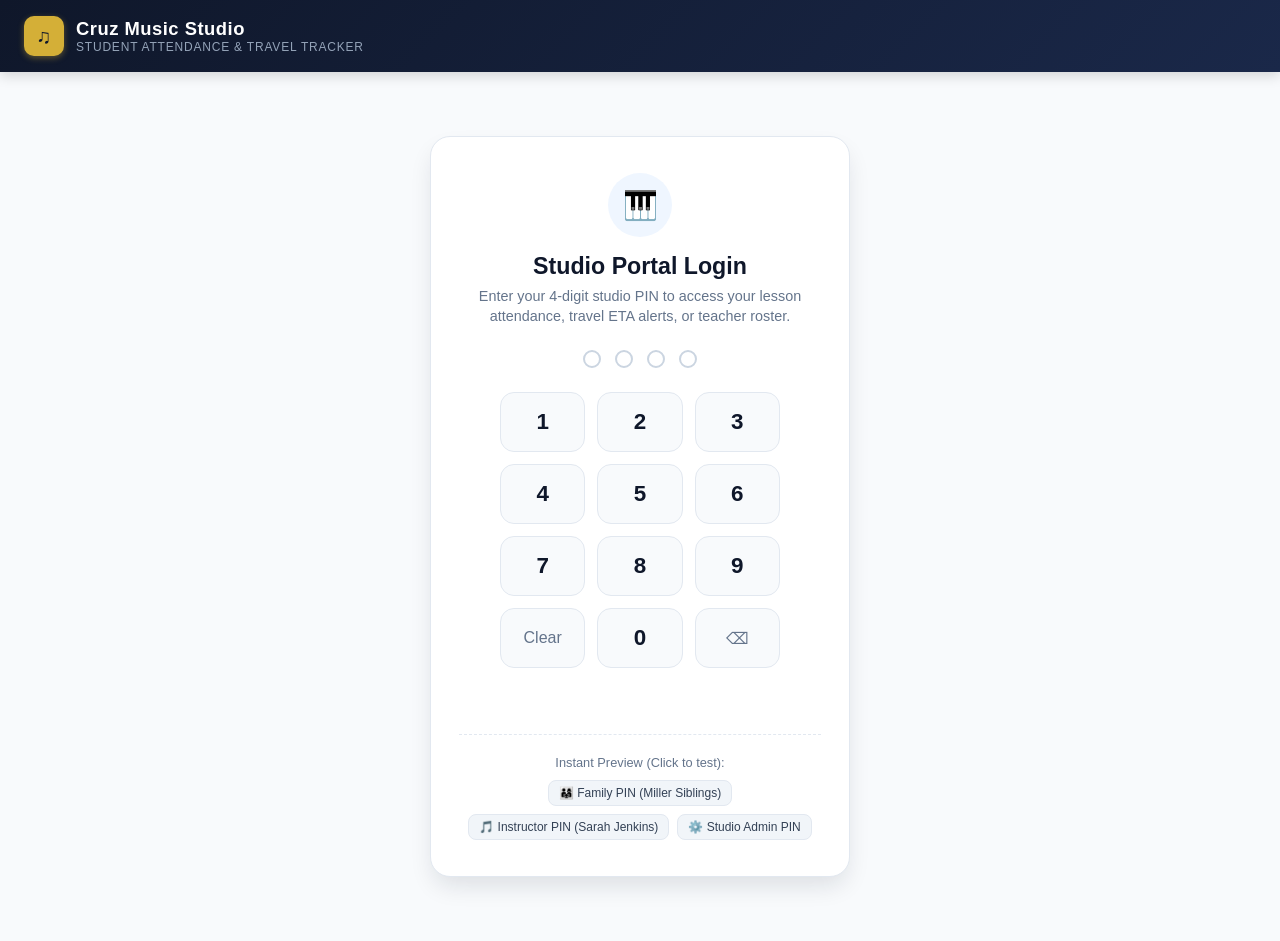
<file: index.html>
<!DOCTYPE html>
<html lang="en">
<head>
  <meta charset="UTF-8">
  <meta http-equiv="refresh" content="0; url=frontend/index.html">
  <title>Cruz Music Studio — Student Tracker</title>
</head>
<body style="font-family: -apple-system, sans-serif; text-align: center; padding: 50px;">
  <p>Loading Cruz Music Studio Portal... <a href="frontend/index.html">Click here if not redirected</a>.</p>
</body>
</html>
</file>
<file: frontend/styles.css>
:root {
  --primary-navy: #0F172A;
  --navy-surface: #1E293B;
  --navy-light: #334155;
  --accent-gold: #D4AF37;
  --accent-gold-hover: #BF9B27;
  --accent-gold-light: #FEF9C3;
  --accent-gold-dark: #854D0E;
  
  --status-attended: #10B981;
  --status-attended-bg: #ECFDF5;
  --status-attended-border: #A7F3D0;
  
  --status-late: #F59E0B;
  --status-late-bg: #FFFBEB;
  --status-late-border: #FDE68A;

  --status-late-teacher: #D97706;
  --status-late-teacher-bg: #FEF3C7;
  --status-late-teacher-border: #FCD34D;
  
  --status-missed: #EF4444;
  --status-missed-bg: #FEF2F2;
  --status-missed-border: #FECACA;
  
  --status-rescheduled: #3B82F6;
  --status-rescheduled-bg: #EFF6FF;
  --status-rescheduled-border: #BFDBFE;

  --bg-page: #F8FAFC;
  --card-bg: #FFFFFF;
  --text-main: #0F172A;
  --text-muted: #64748B;
  --text-light: #94A3B8;
  --border-color: #E2E8F0;
  --border-radius: 14px;
  --shadow-sm: 0 1px 3px rgba(0, 0, 0, 0.05);
  --shadow-md: 0 4px 12px rgba(15, 23, 42, 0.08);
  --shadow-lg: 0 12px 24px -4px rgba(15, 23, 42, 0.12);
}

* {
  box-sizing: border-box;
  margin: 0;
  padding: 0;
  font-family: -apple-system, BlinkMacSystemFont, "Segoe UI", Roboto, Helvetica, Arial, sans-serif;
}

body {
  background-color: var(--bg-page);
  color: var(--text-main);
  min-height: 100vh;
  display: flex;
  flex-direction: column;
}

/* App Header */
.app-header {
  background: linear-gradient(135deg, var(--primary-navy) 0%, #1a2849 100%);
  color: white;
  padding: 16px 24px;
  display: flex;
  justify-content: space-between;
  align-items: center;
  box-shadow: 0 4px 12px rgba(0, 0, 0, 0.15);
  position: sticky;
  top: 0;
  z-index: 100;
}

.brand-wrapper {
  display: flex;
  align-items: center;
  gap: 12px;
}

.brand-icon {
  background: var(--accent-gold);
  color: var(--primary-navy);
  width: 40px;
  height: 40px;
  border-radius: 10px;
  display: flex;
  align-items: center;
  justify-content: center;
  font-weight: 800;
  font-size: 20px;
  box-shadow: 0 2px 6px rgba(212, 175, 55, 0.4);
}

.brand-title {
  font-size: 1.15rem;
  font-weight: 700;
  letter-spacing: 0.5px;
}

.brand-subtitle {
  font-size: 0.75rem;
  color: #94A3B8;
  letter-spacing: 0.8px;
  text-transform: uppercase;
}

.header-actions {
  display: flex;
  align-items: center;
  gap: 12px;
}

.user-badge {
  background: rgba(255, 255, 255, 0.1);
  padding: 6px 14px;
  border-radius: 20px;
  font-size: 0.85rem;
  color: #F1F5F9;
  display: flex;
  align-items: center;
  gap: 6px;
  border: 1px solid rgba(255, 255, 255, 0.15);
}

.btn-secondary-sm {
  background: transparent;
  color: #E2E8F0;
  border: 1px solid rgba(255, 255, 255, 0.25);
  padding: 6px 14px;
  border-radius: 8px;
  font-size: 0.85rem;
  cursor: pointer;
  transition: all 0.2s ease;
}

.btn-secondary-sm:hover {
  background: rgba(255, 255, 255, 0.15);
  color: white;
}

/* Container */
.main-container {
  flex: 1;
  max-width: 1100px;
  width: 100%;
  margin: 0 auto;
  padding: 24px 16px;
}

/* ============================================================
   PIN LOGIN VIEW
   ============================================================ */
.login-card {
  max-width: 420px;
  margin: 40px auto;
  background: var(--card-bg);
  border-radius: 20px;
  padding: 36px 28px;
  box-shadow: var(--shadow-lg);
  border: 1px solid var(--border-color);
  text-align: center;
}

.login-icon-badge {
  width: 64px;
  height: 64px;
  background: #EFF6FF;
  border-radius: 50%;
  display: flex;
  align-items: center;
  justify-content: center;
  margin: 0 auto 16px;
  color: var(--primary-navy);
  font-size: 28px;
}

.login-title {
  font-size: 1.45rem;
  font-weight: 700;
  color: var(--primary-navy);
  margin-bottom: 6px;
}

.login-desc {
  font-size: 0.9rem;
  color: var(--text-muted);
  margin-bottom: 24px;
  line-height: 1.4;
}

.pin-display-wrapper {
  display: flex;
  justify-content: center;
  gap: 14px;
  margin-bottom: 24px;
}

.pin-dot {
  width: 18px;
  height: 18px;
  border-radius: 50%;
  border: 2px solid #CBD5E1;
  background: transparent;
  transition: all 0.2s ease;
}

.pin-dot.filled {
  background: var(--accent-gold);
  border-color: var(--accent-gold);
  transform: scale(1.15);
  box-shadow: 0 0 10px rgba(212, 175, 55, 0.5);
}

.pin-keypad {
  display: grid;
  grid-template-columns: repeat(3, 1fr);
  gap: 12px;
  max-width: 280px;
  margin: 0 auto;
}

.key-btn {
  background: #F8FAFC;
  border: 1px solid var(--border-color);
  border-radius: 14px;
  padding: 16px 0;
  font-size: 1.4rem;
  font-weight: 600;
  color: var(--primary-navy);
  cursor: pointer;
  transition: all 0.15s ease;
  user-select: none;
  -webkit-tap-highlight-color: transparent;
}

.key-btn:hover {
  background: #F1F5F9;
  border-color: #CBD5E1;
}

.key-btn:active {
  background: #E2E8F0;
  transform: scale(0.96);
}

.key-btn.action-key {
  font-size: 1rem;
  font-weight: 500;
  color: var(--text-muted);
}

.pin-feedback {
  min-height: 24px;
  margin-top: 14px;
  font-size: 0.88rem;
  font-weight: 600;
}

.pin-feedback.error {
  color: var(--status-missed);
}

.pin-feedback.loading {
  color: var(--text-muted);
}

/* Demo helpers */
.demo-pills {
  margin-top: 28px;
  padding-top: 20px;
  border-top: 1px dashed var(--border-color);
  font-size: 0.8rem;
  color: var(--text-muted);
}

.demo-btn-group {
  display: flex;
  flex-wrap: wrap;
  gap: 8px;
  justify-content: center;
  margin-top: 10px;
}

.demo-chip {
  background: #F1F5F9;
  border: 1px solid #E2E8F0;
  padding: 5px 10px;
  border-radius: 8px;
  font-size: 0.75rem;
  cursor: pointer;
  transition: all 0.2s;
  color: #334155;
}

.demo-chip:hover {
  background: var(--accent-gold-light);
  border-color: var(--accent-gold);
  color: var(--accent-gold-dark);
}

/* ============================================================
   PORTAL SHARED STYLES
   ============================================================ */
.portal-header {
  background: white;
  border-radius: var(--border-radius);
  padding: 22px 24px;
  box-shadow: var(--shadow-sm);
  border: 1px solid var(--border-color);
  margin-bottom: 24px;
  display: flex;
  flex-wrap: wrap;
  justify-content: space-between;
  align-items: center;
  gap: 16px;
}

.portal-title-block h1 {
  font-size: 1.5rem;
  font-weight: 800;
  color: var(--primary-navy);
}

.portal-title-block p {
  color: var(--text-muted);
  font-size: 0.9rem;
  margin-top: 3px;
}

.stat-grid {
  display: grid;
  grid-template-columns: repeat(auto-fit, minmax(130px, 1fr));
  gap: 12px;
  margin-bottom: 24px;
}

.stat-card {
  background: white;
  padding: 16px;
  border-radius: var(--border-radius);
  border: 1px solid var(--border-color);
  box-shadow: var(--shadow-sm);
  text-align: center;
}

.stat-num {
  font-size: 1.6rem;
  font-weight: 800;
  color: var(--primary-navy);
}

.stat-label {
  font-size: 0.78rem;
  color: var(--text-muted);
  text-transform: uppercase;
  letter-spacing: 0.5px;
  margin-top: 4px;
}

/* ============================================================
   TRAVEL ALERT BANNER (PARENT PORTAL & DASHBOARD)
   ============================================================ */
.travel-alert-container {
  margin-bottom: 24px;
  display: flex;
  flex-direction: column;
  gap: 12px;
}

.travel-alert-banner {
  background: #FFFBEB;
  border: 2px solid #F59E0B;
  border-radius: var(--border-radius);
  padding: 18px 22px;
  box-shadow: 0 4px 14px rgba(245, 158, 11, 0.15);
  display: flex;
  flex-direction: column;
  gap: 12px;
  animation: pulseBorder 3s infinite;
}

@keyframes pulseBorder {
  0% { box-shadow: 0 0 0 0 rgba(245, 158, 11, 0.4); }
  70% { box-shadow: 0 0 0 8px rgba(245, 158, 11, 0); }
  100% { box-shadow: 0 0 0 0 rgba(245, 158, 11, 0); }
}

.travel-alert-banner.acknowledged {
  border-color: #CBD5E1;
  background: #F8FAFC;
  box-shadow: var(--shadow-sm);
  animation: none;
}

.alert-header-row {
  display: flex;
  justify-content: space-between;
  align-items: flex-start;
  flex-wrap: wrap;
  gap: 10px;
}

.alert-title-wrap {
  display: flex;
  align-items: center;
  gap: 10px;
}

.alert-icon-car {
  font-size: 1.6rem;
  background: #FEF3C7;
  width: 44px;
  height: 44px;
  border-radius: 12px;
  display: flex;
  align-items: center;
  justify-content: center;
}

.alert-title-wrap h4 {
  font-size: 1.1rem;
  font-weight: 800;
  color: #92400E;
}

.alert-title-wrap p {
  font-size: 0.85rem;
  color: #78350F;
  margin-top: 2px;
}

.policy-badge {
  display: inline-flex;
  align-items: center;
  gap: 5px;
  font-size: 0.75rem;
  font-weight: 700;
  padding: 4px 10px;
  border-radius: 20px;
}

.policy-badge.met {
  background: #ECFDF5;
  color: #065F46;
  border: 1px solid #A7F3D0;
}

.policy-badge.late {
  background: #FEF2F2;
  color: #991B1B;
  border: 1px solid #FECACA;
}

.alert-message-box {
  background: white;
  border: 1px solid #FDE68A;
  border-radius: 10px;
  padding: 12px 16px;
  font-size: 0.9rem;
  color: #78350F;
  line-height: 1.45;
}

.alert-message-box strong {
  color: #92400E;
}

.alert-action-row {
  display: flex;
  justify-content: space-between;
  align-items: center;
  flex-wrap: wrap;
  gap: 10px;
  padding-top: 4px;
}

.parent-ack-text {
  font-size: 0.85rem;
  color: #065F46;
  background: #ECFDF5;
  padding: 6px 12px;
  border-radius: 8px;
  border: 1px solid #A7F3D0;
}

/* ============================================================
   TEACHER PORTAL
   ============================================================ */
.teacher-controls {
  display: flex;
  align-items: center;
  gap: 12px;
  flex-wrap: wrap;
}

.date-picker-wrap {
  display: flex;
  align-items: center;
  gap: 8px;
  background: #F8FAFC;
  padding: 8px 12px;
  border-radius: 10px;
  border: 1px solid var(--border-color);
}

.date-picker-wrap label {
  font-size: 0.85rem;
  font-weight: 600;
  color: var(--text-muted);
}

.date-picker-wrap input[type="date"] {
  border: none;
  background: transparent;
  font-size: 0.9rem;
  font-weight: 600;
  color: var(--primary-navy);
  outline: none;
  cursor: pointer;
}

.student-card {
  background: white;
  border-radius: var(--border-radius);
  padding: 20px;
  margin-bottom: 18px;
  box-shadow: var(--shadow-sm);
  border: 1px solid var(--border-color);
  transition: border-color 0.2s ease, box-shadow 0.2s ease;
}

.student-card.saved {
  border-left: 5px solid var(--status-attended);
}

.student-card-header {
  display: flex;
  justify-content: space-between;
  align-items: flex-start;
  margin-bottom: 12px;
  flex-wrap: wrap;
  gap: 10px;
}

.student-name-block h3 {
  font-size: 1.15rem;
  font-weight: 700;
  color: var(--primary-navy);
}

.student-sub {
  font-size: 0.85rem;
  color: var(--text-muted);
  display: flex;
  align-items: center;
  gap: 8px;
  margin-top: 4px;
  flex-wrap: wrap;
}

.instrument-tag {
  background: #F1F5F9;
  color: var(--primary-navy);
  padding: 3px 8px;
  border-radius: 6px;
  font-weight: 600;
  font-size: 0.75rem;
}

/* Quick Travel Delay Button on Student Card */
.btn-travel-delay {
  background: #FFFBEB;
  color: #92400E;
  border: 1px solid #FCD34D;
  padding: 6px 12px;
  border-radius: 8px;
  font-size: 0.8rem;
  font-weight: 700;
  cursor: pointer;
  display: inline-flex;
  align-items: center;
  gap: 6px;
  transition: all 0.2s;
}

.btn-travel-delay:hover {
  background: #FEF3C7;
  border-color: #F59E0B;
}

.card-alert-badge {
  background: #FEF3C7;
  color: #92400E;
  border: 1px solid #FDE68A;
  padding: 6px 12px;
  border-radius: 8px;
  font-size: 0.8rem;
  margin-bottom: 10px;
  display: flex;
  justify-content: space-between;
  align-items: center;
}

/* 5 Status Buttons (including Student Tardy and Teacher Tardy) */
.status-buttons {
  display: grid;
  grid-template-columns: repeat(5, 1fr);
  gap: 8px;
  margin: 14px 0;
}

.btn-status {
  padding: 10px 4px;
  border-radius: 10px;
  font-size: 0.8rem;
  font-weight: 700;
  border: 1px solid transparent;
  cursor: pointer;
  background: #F8FAFC;
  color: var(--text-muted);
  transition: all 0.15s ease;
  display: flex;
  flex-direction: column;
  align-items: center;
  gap: 4px;
  text-align: center;
}

.btn-status span.status-icon {
  font-size: 1.1rem;
}

.btn-status:hover {
  background: #F1F5F9;
}

/* Active Status Buttons */
.btn-status.attended.active {
  background: var(--status-attended);
  color: white;
  border-color: #059669;
  box-shadow: 0 2px 8px rgba(16, 185, 129, 0.35);
}

.btn-status.late-student.active {
  background: var(--status-late);
  color: white;
  border-color: #D97706;
  box-shadow: 0 2px 8px rgba(245, 158, 11, 0.35);
}

.btn-status.late-teacher.active {
  background: var(--status-late-teacher);
  color: white;
  border-color: #B45309;
  box-shadow: 0 2px 8px rgba(217, 119, 6, 0.35);
}

.btn-status.missed.active {
  background: var(--status-missed);
  color: white;
  border-color: #DC2626;
  box-shadow: 0 2px 8px rgba(239, 68, 68, 0.35);
}

.btn-status.rescheduled.active {
  background: var(--status-rescheduled);
  color: white;
  border-color: #2563EB;
  box-shadow: 0 2px 8px rgba(59, 130, 246, 0.35);
}

/* Card Inputs: Lesson # and Notes */
.card-inputs {
  display: grid;
  grid-template-columns: 100px 1fr auto;
  gap: 10px;
  align-items: center;
  margin-top: 12px;
}

.input-sm {
  width: 100%;
  padding: 8px 12px;
  border-radius: 8px;
  border: 1px solid var(--border-color);
  font-size: 0.85rem;
  outline: none;
  background: #F8FAFC;
}

.input-sm:focus {
  background: white;
  border-color: var(--accent-gold);
  box-shadow: 0 0 0 2px rgba(212, 175, 55, 0.2);
}

.btn-save-row {
  background: var(--primary-navy);
  color: white;
  border: none;
  padding: 8px 16px;
  border-radius: 8px;
  font-size: 0.85rem;
  font-weight: 600;
  cursor: pointer;
  transition: all 0.2s;
  white-space: nowrap;
}

.btn-save-row:hover {
  background: #1e293b;
}

/* Parent Note Banner displayed on Teacher's Student Card */
.card-parent-feedback {
  background: #F0FDF4;
  border: 1px solid #BBF7D0;
  border-radius: 8px;
  padding: 10px 14px;
  margin-top: 12px;
  font-size: 0.85rem;
  color: #166534;
  display: flex;
  align-items: center;
  gap: 8px;
}

/* ============================================================
   FAMILY PORTAL (Multi-Student Support)
   ============================================================ */
.family-tabs {
  display: flex;
  gap: 10px;
  margin-bottom: 20px;
  border-bottom: 2px solid var(--border-color);
  padding-bottom: 8px;
}

.family-tab-btn {
  background: transparent;
  border: none;
  padding: 10px 18px;
  font-size: 1rem;
  font-weight: 700;
  color: var(--text-muted);
  cursor: pointer;
  border-radius: 8px;
  transition: all 0.2s;
  display: flex;
  align-items: center;
  gap: 8px;
}

.family-tab-btn.active {
  background: var(--primary-navy);
  color: white;
}

.student-hero-banner {
  background: white;
  border-radius: var(--border-radius);
  padding: 20px 24px;
  border: 1px solid var(--border-color);
  box-shadow: var(--shadow-sm);
  margin-bottom: 20px;
  display: flex;
  justify-content: space-between;
  align-items: center;
  flex-wrap: wrap;
  gap: 16px;
}

.hero-meta h2 {
  font-size: 1.35rem;
  font-weight: 800;
  color: var(--primary-navy);
}

.hero-details {
  display: flex;
  gap: 16px;
  margin-top: 6px;
  font-size: 0.85rem;
  color: var(--text-muted);
  flex-wrap: wrap;
}

.hero-details strong {
  color: var(--primary-navy);
}

/* Attendance Timeline Table & Two-Way Dialogue */
.timeline-card {
  background: white;
  border-radius: var(--border-radius);
  border: 1px solid var(--border-color);
  box-shadow: var(--shadow-sm);
  overflow: hidden;
  margin-bottom: 24px;
}

.table-header {
  padding: 16px 20px;
  border-bottom: 1px solid var(--border-color);
  font-weight: 700;
  font-size: 1.05rem;
  color: var(--primary-navy);
  display: flex;
  justify-content: space-between;
  align-items: center;
}

.attendance-table {
  width: 100%;
  border-collapse: collapse;
  text-align: left;
  font-size: 0.9rem;
}

.attendance-table th {
  background: #F8FAFC;
  padding: 12px 18px;
  color: var(--text-muted);
  font-weight: 600;
  font-size: 0.78rem;
  text-transform: uppercase;
  border-bottom: 1px solid var(--border-color);
}

.attendance-table td {
  padding: 16px 18px;
  border-bottom: 1px solid var(--border-color);
  vertical-align: top;
}

.status-badge {
  display: inline-flex;
  align-items: center;
  gap: 6px;
  padding: 4px 10px;
  border-radius: 20px;
  font-size: 0.78rem;
  font-weight: 700;
  white-space: nowrap;
}

.status-badge.Attended {
  background: var(--status-attended-bg);
  color: var(--status-attended);
  border: 1px solid var(--status-attended-border);
}

.status-badge.LateStudent, .status-badge.Late {
  background: var(--status-late-bg);
  color: var(--status-late);
  border: 1px solid var(--status-late-border);
}

.status-badge.LateTeacher {
  background: var(--status-late-teacher-bg);
  color: var(--status-late-teacher);
  border: 1px solid var(--status-late-teacher-border);
}

.status-badge.Missed {
  background: var(--status-missed-bg);
  color: var(--status-missed);
  border: 1px solid var(--status-missed-border);
}

.status-badge.Rescheduled {
  background: var(--status-rescheduled-bg);
  color: var(--status-rescheduled);
  border: 1px solid var(--status-rescheduled-border);
}

/* Two-Way Notes Stack in Timeline Table */
.notes-stack {
  display: flex;
  flex-direction: column;
  gap: 8px;
  max-width: 480px;
}

.teacher-note-bubble {
  background: #F8FAFC;
  border-left: 3px solid var(--primary-navy);
  padding: 6px 10px;
  border-radius: 0 6px 6px 0;
  font-size: 0.85rem;
  color: var(--text-main);
  line-height: 1.4;
}

.parent-note-bubble {
  background: #FEF9C3;
  border-left: 3px solid var(--accent-gold-dark);
  padding: 6px 10px;
  border-radius: 0 6px 6px 0;
  font-size: 0.85rem;
  color: var(--accent-gold-dark);
  line-height: 1.4;
}

.btn-confirm-action {
  background: #ECFDF5;
  color: #065F46;
  border: 1px solid #A7F3D0;
  padding: 5px 10px;
  border-radius: 6px;
  font-size: 0.78rem;
  font-weight: 700;
  cursor: pointer;
  white-space: nowrap;
  transition: all 0.2s;
  display: inline-flex;
  align-items: center;
  gap: 4px;
}

.btn-confirm-action:hover {
  background: #D1FAE5;
  border-color: #6EE7B7;
}

.confirmed-chip {
  display: inline-flex;
  align-items: center;
  gap: 4px;
  color: #065F46;
  font-size: 0.78rem;
  font-weight: 700;
}

/* ============================================================
   ADMIN DASHBOARD
   ============================================================ */
.admin-tabs {
  display: flex;
  gap: 8px;
  margin-bottom: 20px;
  flex-wrap: wrap;
}

.admin-tab {
  padding: 10px 18px;
  background: white;
  border: 1px solid var(--border-color);
  border-radius: 10px;
  font-size: 0.9rem;
  font-weight: 600;
  cursor: pointer;
  color: var(--text-muted);
}

.admin-tab.active {
  background: var(--primary-navy);
  color: white;
  border-color: var(--primary-navy);
}

.action-bar {
  display: flex;
  justify-content: space-between;
  align-items: center;
  margin-bottom: 16px;
  gap: 12px;
  flex-wrap: wrap;
}

.btn-primary {
  background: var(--primary-navy);
  color: white;
  border: none;
  padding: 10px 18px;
  border-radius: 8px;
  font-size: 0.88rem;
  font-weight: 600;
  cursor: pointer;
  display: inline-flex;
  align-items: center;
  gap: 6px;
  transition: all 0.2s;
}

.btn-primary:hover {
  background: #1e293b;
}

.btn-gold {
  background: var(--accent-gold);
  color: var(--primary-navy);
  border: none;
  padding: 10px 18px;
  border-radius: 8px;
  font-size: 0.88rem;
  font-weight: 700;
  cursor: pointer;
  display: inline-flex;
  align-items: center;
  gap: 6px;
  transition: all 0.2s;
}

.btn-gold:hover {
  background: var(--accent-gold-hover);
}

/* Delay & Reason Selectors in Modal */
.chip-grid {
  display: flex;
  flex-wrap: wrap;
  gap: 8px;
  margin: 8px 0 14px;
}

.chip-option {
  padding: 8px 14px;
  border-radius: 8px;
  border: 1px solid var(--border-color);
  background: #F8FAFC;
  font-size: 0.85rem;
  font-weight: 600;
  cursor: pointer;
  color: var(--text-muted);
  transition: all 0.15s;
}

.chip-option:hover {
  background: #F1F5F9;
}

.chip-option.selected {
  background: #FEF3C7;
  border-color: #F59E0B;
  color: #92400E;
  box-shadow: 0 1px 4px rgba(245, 158, 11, 0.2);
}

/* Modal */
.modal-overlay {
  position: fixed;
  top: 0;
  left: 0;
  right: 0;
  bottom: 0;
  background: rgba(15, 23, 42, 0.6);
  backdrop-filter: blur(4px);
  display: none;
  justify-content: center;
  align-items: center;
  z-index: 999;
  padding: 16px;
}

.modal-overlay.open {
  display: flex;
}

.modal-box {
  background: white;
  border-radius: 18px;
  max-width: 520px;
  width: 100%;
  padding: 28px;
  box-shadow: var(--shadow-lg);
  max-height: 90vh;
  overflow-y: auto;
}

.modal-header {
  display: flex;
  justify-content: space-between;
  align-items: center;
  margin-bottom: 20px;
}

.modal-header h3 {
  font-size: 1.25rem;
  color: var(--primary-navy);
}

.modal-close {
  background: transparent;
  border: none;
  font-size: 1.5rem;
  color: var(--text-muted);
  cursor: pointer;
}

.form-group {
  margin-bottom: 14px;
}

.form-group label {
  display: block;
  font-size: 0.82rem;
  font-weight: 600;
  color: var(--text-muted);
  margin-bottom: 5px;
}

.form-group input,
.form-group select,
.form-group textarea {
  width: 100%;
  padding: 10px 14px;
  border-radius: 8px;
  border: 1px solid var(--border-color);
  font-size: 0.9rem;
  outline: none;
  font-family: inherit;
}

.form-group textarea {
  resize: vertical;
  min-height: 70px;
}

.pin-field-wrap {
  display: flex;
  gap: 8px;
}

.btn-generate-pin {
  background: #F1F5F9;
  border: 1px solid var(--border-color);
  padding: 0 14px;
  border-radius: 8px;
  font-size: 0.8rem;
  font-weight: 600;
  color: var(--primary-navy);
  cursor: pointer;
  white-space: nowrap;
}

/* Toast */
.toast {
  position: fixed;
  bottom: 24px;
  right: 24px;
  background: var(--primary-navy);
  color: white;
  padding: 12px 22px;
  border-radius: 10px;
  font-size: 0.9rem;
  box-shadow: var(--shadow-lg);
  display: none;
  align-items: center;
  gap: 10px;
  z-index: 1000;
  animation: slideUp 0.3s ease;
}

.toast.show {
  display: flex;
}

@keyframes slideUp {
  from { transform: translateY(20px); opacity: 0; }
  to { transform: translateY(0); opacity: 1; }
}

/* Responsive adjustments */
@media (max-width: 768px) {
  .status-buttons {
    grid-template-columns: repeat(3, 1fr);
  }
  .card-inputs {
    grid-template-columns: 1fr;
  }
  .app-header {
    padding: 12px 16px;
  }
  .student-hero-banner {
    flex-direction: column;
    align-items: flex-start;
  }
}

@media (max-width: 480px) {
  .status-buttons {
    grid-template-columns: repeat(2, 1fr);
  }
}
</file>
